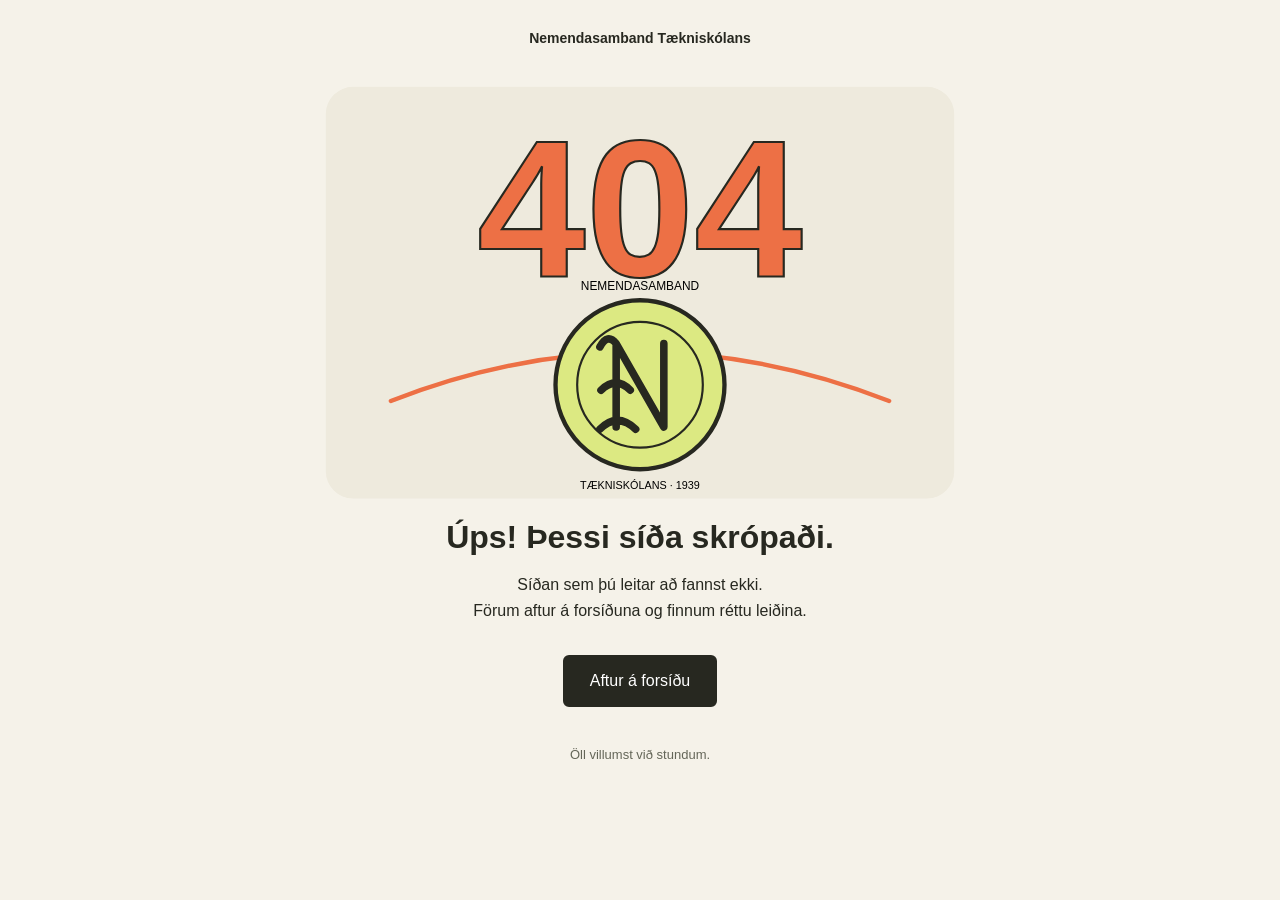
<file: Verkefni 1/index.html>
<!DOCTYPE html>
<html lang="is">
<head>
    <meta charset="UTF-8">
    <meta name="viewport" content="width=device-width, initial-scale=1.0">
    <title>404 - Nemendasamband Tækniskólans</title>
    <style>
        * { box-sizing: border-box; }

        body {
            margin: 0;
            padding: 30px 20px;
            background-color: #f5f2e9;
            color: #272820;
            font-family: Arial, sans-serif;
            text-align: center;
        }

        header { font-size: 14px; font-weight: bold; }
        main { max-width: 650px; margin: 30px auto; }
        h1 { margin: 10px 0; font-size: 32px; }
        p { line-height: 1.6; }
        footer { margin-top: 40px; color: #646658; font-size: 13px; }

        .hnappur {
            display: inline-block;
            margin-top: 15px;
            padding: 15px 25px;
            border: 2px solid #272820;
            border-radius: 6px;
            background-color: #272820;
            color: white;
            text-decoration: none;
            transition: background-color 0.3s, color 0.3s, transform 0.3s;
        }

        .hnappur:hover {
            background-color: #dce982;
            color: #272820;
            transform: translateY(-4px);
        }

        a:focus-visible {
            outline: 3px solid #ed7045;
            outline-offset: 5px;
        }

       
        svg { display: block; width: 100%; height: auto; }

        .tolur {
            font-size: 180px;
            font-weight: bold;
            fill: #ed7045;
            stroke: #272820;
            stroke-width: 2px;
        }

        
        .lina {
            fill: none;
            stroke: #ed7045;
            stroke-width: 4px;
            stroke-linecap: round;
            stroke-dasharray: 100;
            stroke-dashoffset: 0;
            animation: teikna 2s ease-in-out;
        }

        @keyframes teikna {
            from { stroke-dashoffset: 100; }
            to   { stroke-dashoffset: 0; }
        }

        
        .svif { animation: svifa 3s ease-in-out 2s; }

        @keyframes svifa {
            0%   { transform: translateY(0); }
            50%  { transform: translateY(-18px); }
            100% { transform: translateY(0); }
        }


        .merki {
            transform-origin: 300px 285px;
            transition: transform 0.4s ease-in-out;
        }

        svg:hover .merki { transform: rotate(10deg); }


        @media (prefers-reduced-motion: reduce) {
            .lina, .svif { animation: none; }
            .merki, .hnappur {
                transition: none;
                transform: none !important;
            }
        }
    </style>
</head>
<body>
    <header>Nemendasamband Tækniskólans</header>
    <main>
        
        <svg viewBox="0 0 600 400" role="img" aria-labelledby="titill lysing">
            <title id="titill">404 og merki nemendasambandsins</title>
            <desc id="lysing">Appelsínugult 404 og merki NST í hring.</desc>

            
            <rect x="10" y="10" width="580" height="380" rx="25" fill="#eeeadd" />

            
            <text class="tolur" x="300" y="185" text-anchor="middle">404</text>

            <!-- M byrjar í (70,300). Q sveigir um (300,210)
                 og endar í (530,300). -->
            <path class="lina" pathLength="100" d="M 70 300 Q 300 210 530 300" />

            <!-- g = hópur. Öll formin í hópnum hreyfast saman.
                 Ytri hópurinn svífur, sá innri snýst við hover. -->
            <g class="svif">
                <g class="merki">
                    <circle cx="300" cy="285" r="78" fill="#dce982" stroke="#272820" stroke-width="4" />
                    <circle cx="300" cy="285" r="58" fill="none" stroke="#272820" stroke-width="2" />

                    <!-- N í NST merkinu M = færa penna, L = bein lína, Q = sveigja-->
                    <path d="M 278 324 L 278 247 Q 270 237 263 250
                             M 278 247 L 322 324 L 322 247
                             M 264 290 Q 278 277 291 290
                             M 263 326 Q 279 310 296 326"
                          fill="none" stroke="#272820" stroke-width="7"
                          stroke-linecap="round" stroke-linejoin="round" />

                    <text x="300" y="198" text-anchor="middle" font-size="11">NEMENDASAMBAND</text>
                    <text x="300" y="381" text-anchor="middle" font-size="10">TÆKNISKÓLANS · 1939</text>
                </g>
            </g>
        </svg>

        <h1>Úps! Þessi síða skrópaði.</h1>
        <p>Síðan sem þú leitar að fannst ekki.<br>
           Förum aftur á forsíðuna og finnum réttu leiðina.</p>
        <a class="hnappur" href="https://nst.is/">Aftur á forsíðu</a>
    </main>
    <footer>Öll villumst við stundum.</footer>
</body>

</html>
</file>
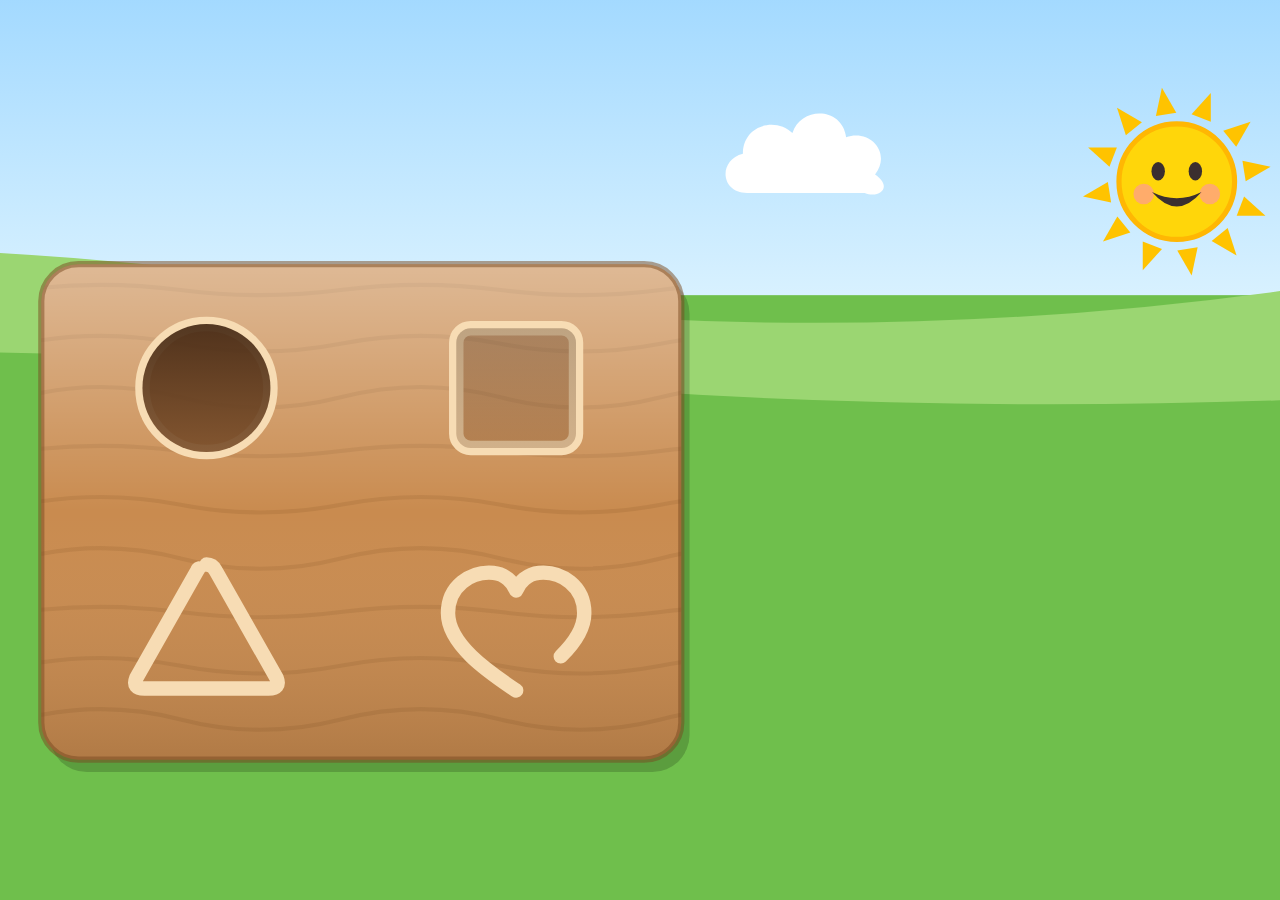
<file: Verkefni 2/index.html>
<!DOCTYPE html>
<html lang="is">
<head>
  <meta charset="UTF-8">
  <meta name="viewport" content="width=device-width, initial-scale=1, maximum-scale=1, user-scalable=no, viewport-fit=cover">
  <meta name="apple-mobile-web-app-capable" content="yes">
  <title>Trépúsl</title>
  <link rel="icon" href="img/icon.svg" type="image/svg+xml">
  <link rel="stylesheet" href="css/style.css">
</head>
<body>

<!-- viewBox er breytt í main.js eftir því hvort skjárinn er uppréttur eða á hlið -->
<svg id="leikur" viewBox="0 0 700 1000" preserveAspectRatio="xMidYMid meet">

  <defs>
    <linearGradient id="himinn" gradientUnits="userSpaceOnUse" x1="0" y1="-300" x2="0" y2="260">
      <stop offset="0" stop-color="#7cc8ff"/>
      <stop offset="1" stop-color="#e3f6ff"/>
    </linearGradient>
    <linearGradient id="glans" x1="0" y1="0" x2="0" y2="1">
      <stop offset="0" stop-color="#fff" stop-opacity=".4"/>
      <stop offset=".5" stop-color="#fff" stop-opacity="0"/>
      <stop offset="1" stop-color="#000" stop-opacity=".12"/>
    </linearGradient>
    <linearGradient id="gat-litur" x1="0" y1="0" x2="0" y2="1">
      <stop offset="0" stop-color="#3f230f"/>
      <stop offset="1" stop-color="#7a4e2a"/>
    </linearGradient>

    <clipPath id="bord-klipp"><rect x="40" y="170" width="620" height="480" rx="36"/></clipPath>

    <!-- formin eru teiknuð í kringum 0,0 svo bitarnir snúist um miðjuna -->
    <circle id="form-hringur" r="62"/>
    <rect id="form-ferningur" x="-58" y="-58" width="116" height="116" rx="14"/>
    <path id="form-thrihyrningur" d="M0 -64 Q6 -64 9 -58 L68 46 Q72 56 60 56 L-60 56 Q-72 56 -68 46 L-9 -58 Q-6 -64 0 -64 Z"/>
    <path id="form-hjarta" d="M0 58 C-22 43 -66 15 -66 -17 C-66 -43 -44 -58 -22 -56 C-11 -55 -3 -47 0 -39 C3 -47 11 -55 22 -56 C44 -58 66 -43 66 -17 C66 15 22 43 0 58 Z"/>

    <g id="andlit">
      <circle cx="-19" cy="-6" r="8" fill="#fff"/>
      <circle cx="19"  cy="-6" r="8" fill="#fff"/>
      <circle cx="-17" cy="-5" r="4.5" fill="#3b2f2f"/>
      <circle cx="21"  cy="-5" r="4.5" fill="#3b2f2f"/>
      <circle cx="-15" cy="-7.5" r="1.6" fill="#fff"/>
      <circle cx="23"  cy="-7.5" r="1.6" fill="#fff"/>
      <circle cx="-30" cy="10" r="7" fill="#fff" opacity=".3"/>
      <circle cx="30"  cy="10" r="7" fill="#fff" opacity=".3"/>
      <path d="M-14 12 Q0 26 14 12" fill="none" stroke="#3b2f2f" stroke-width="5" stroke-linecap="round"/>
    </g>

    <path id="geisli" d="M-10 -66 L0 -92 L10 -66 Z"/>

    <polygon id="stjarna" points="0,-20 5.3,-7.3 19,-6.2 8.6,2.8 11.8,16.2 0,9 -11.8,16.2 -8.6,2.8 -19,-6.2 -5.3,-7.3"/>
  </defs>

  <!-- bakgrunnur, hafður stærri en viewBox svo það séu ekki tómar rendur á hliðunum -->
  <rect x="-2000" y="-2000" width="5500" height="2200" fill="url(#himinn)"/>
  <path class="haed-aftur" d="M-1000 230 Q-300 100 300 190 T1500 150 T2500 180 V3000 H-1000 Z"/>
  <path class="haed-fram" d="M-1000 300 Q-200 220 450 280 T1800 260 T2800 280 V3000 H-1000 Z"/>

  <g id="sky">
    <path id="sky-form" d="M-58 26 C-84 26 -86 -6 -62 -12 C-62 -40 -30 -48 -14 -32 C-6 -58 34 -58 38 -28 C62 -36 82 -12 66 8 C84 20 70 32 56 26 Z"/>
  </g>

  <g id="sol">
    <!-- teiknast upp á 2 sek þegar haldið er á sólinni (byrja upp á nýtt) -->
    <circle id="tima-hringur" class="fingurhringur" r="100"/>
    <g id="sol-innri">
      <g id="geislar">
        <use href="#geisli"/>
        <use href="#geisli" transform="rotate(30)"/>
        <use href="#geisli" transform="rotate(60)"/>
        <use href="#geisli" transform="rotate(90)"/>
        <use href="#geisli" transform="rotate(120)"/>
        <use href="#geisli" transform="rotate(150)"/>
        <use href="#geisli" transform="rotate(180)"/>
        <use href="#geisli" transform="rotate(210)"/>
        <use href="#geisli" transform="rotate(240)"/>
        <use href="#geisli" transform="rotate(270)"/>
        <use href="#geisli" transform="rotate(300)"/>
        <use href="#geisli" transform="rotate(330)"/>
      </g>
      <circle class="sol-hringur" r="56"/>
      <circle cx="-32" cy="12" r="10" fill="#ff8fab" opacity=".6"/>
      <circle cx="32"  cy="12" r="10" fill="#ff8fab" opacity=".6"/>
      <g id="augu">
        <ellipse cx="-18" cy="-10" rx="6.5" ry="9" fill="#3b2f2f"/>
        <ellipse cx="18"  cy="-10" rx="6.5" ry="9" fill="#3b2f2f"/>
      </g>
      <path id="munnur" fill="#3b2f2f" d="M-24 10 Q0 38 24 10 Q0 22 -24 10 Z"/>
    </g>
  </g>

  <!-- form fyrir morphTo -->
  <g visibility="hidden">
    <path id="bros" d="M-24 10 Q0 38 24 10 Q0 22 -24 10 Z"/>
    <path id="hissa" d="M-10 20 Q-10 8 0 8 Q10 8 10 20 Q10 34 0 34 Q-10 34 -10 20 Z"/>
    <path id="storbros" d="M-30 6 Q0 54 30 6 Q0 14 -30 6 Z"/>
    <path id="sky-venjulegt" d="M-58 26 C-84 26 -86 -6 -62 -12 C-62 -40 -30 -48 -14 -32 C-6 -58 34 -58 38 -28 C62 -36 82 -12 66 8 C84 20 70 32 56 26 Z"/>
    <path id="sky-hjarta" d="M0 52 C-24 36 -66 10 -66 -18 C-66 -44 -40 -58 -20 -54 C-10 -52 -4 -44 0 -36 C4 -44 10 -52 20 -54 C40 -58 66 -44 66 -18 C66 10 24 36 0 52 Z"/>
  </g>

  <!-- borðið -->
  <rect class="bord-skuggi" x="48" y="182" width="620" height="480" rx="36"/>
  <rect class="bord" x="40" y="170" width="620" height="480" rx="36"/>
  <g class="aedar" clip-path="url(#bord-klipp)">
    <path d="M20 195 q78 -10 155 0 t155 0 t155 0 t155 0 t155 0"/>
    <path d="M20 247 q78 -15 155 0 t155 0 t155 0 t155 0 t155 0"/>
    <path d="M20 299 q78 -20 155 0 t155 0 t155 0 t155 0 t155 0"/>
    <path d="M20 351 q78 -10 155 0 t155 0 t155 0 t155 0 t155 0"/>
    <path d="M20 403 q78 -15 155 0 t155 0 t155 0 t155 0 t155 0"/>
    <path d="M20 455 q78 -20 155 0 t155 0 t155 0 t155 0 t155 0"/>
    <path d="M20 507 q78 -10 155 0 t155 0 t155 0 t155 0 t155 0"/>
    <path d="M20 559 q78 -15 155 0 t155 0 t155 0 t155 0 t155 0"/>
    <path d="M20 611 q78 -20 155 0 t155 0 t155 0 t155 0 t155 0"/>
  </g>
  <rect class="bord-ljos" x="40" y="170" width="620" height="480" rx="36"/>

  <!-- mótin. útlínan er ekki <use> því createDrawable virkar ekki á það -->
  <g class="mot" id="mot-hringur" data-x="200" data-y="290">
    <circle class="utlina" r="62"/>
    <use class="gat" href="#form-hringur"/>
  </g>
  <g class="mot" id="mot-ferningur" data-x="500" data-y="290">
    <rect class="utlina" x="-58" y="-58" width="116" height="116" rx="14"/>
    <use class="gat" href="#form-ferningur"/>
  </g>
  <g class="mot" id="mot-thrihyrningur" data-x="200" data-y="525">
    <path class="utlina" d="M0 -64 Q6 -64 9 -58 L68 46 Q72 56 60 56 L-60 56 Q-72 56 -68 46 L-9 -58 Q-6 -64 0 -64 Z"/>
    <use class="gat" href="#form-thrihyrningur"/>
  </g>
  <g class="mot" id="mot-hjarta" data-x="500" data-y="525">
    <path class="utlina" d="M0 58 C-22 43 -66 15 -66 -17 C-66 -43 -44 -58 -22 -56 C-11 -55 -3 -47 0 -39 C3 -47 11 -55 22 -56 C44 -58 66 -43 66 -17 C66 15 22 43 0 58 Z"/>
    <use class="gat" href="#form-hjarta"/>
  </g>

  <!-- bitarnir. x/y er staðsetning þegar skjárinn er uppréttur, lx/ly þegar hann er á hlið -->
  <g id="bitar">
    <g class="bit snyst" data-mot="mot-hjarta" data-snuningur="270"
       data-x="200" data-y="770" data-lx="830" data-ly="290">
      <circle class="snertiflotur" r="82"/>
      <use class="hjarta" href="#form-hjarta"/>
      <use class="glans" href="#form-hjarta"/>
      <use href="#andlit" transform="translate(0 -4) scale(0.85)"/>
    </g>
    <g class="bit" data-mot="mot-hringur" data-snuningur="0"
       data-x="500" data-y="770" data-lx="1080" data-ly="290">
      <circle class="snertiflotur" r="82"/>
      <use class="hringur" href="#form-hringur"/>
      <use class="glans" href="#form-hringur"/>
      <use href="#andlit"/>
    </g>
    <g class="bit snyst" data-mot="mot-thrihyrningur" data-snuningur="180"
       data-x="200" data-y="925" data-lx="830" data-ly="530">
      <circle class="snertiflotur" r="82"/>
      <use class="thrihyrningur" href="#form-thrihyrningur"/>
      <use class="glans" href="#form-thrihyrningur"/>
      <use href="#andlit" transform="translate(0 18) scale(0.75)"/>
    </g>
    <g class="bit" data-mot="mot-ferningur" data-snuningur="0"
       data-x="500" data-y="925" data-lx="1080" data-ly="530">
      <circle class="snertiflotur" r="82"/>
      <use class="ferningur" href="#form-ferningur"/>
      <use class="glans" href="#form-ferningur"/>
      <use href="#andlit"/>
    </g>
  </g>

  <g id="ahrif"></g>

  <!-- býflugan flýgur eftir #leid þegar allt er komið -->
  <path id="leid" fill="none" d="M-80 700 C150 250 480 900 380 430 C330 200 650 230 1300 120"/>
  <g id="byfluga">
    <ellipse class="vaengur" cx="-6" cy="-22" rx="15" ry="21"/>
    <ellipse class="vaengur" cx="10" cy="-20" rx="12" ry="17"/>
    <ellipse rx="32" ry="23" fill="#ffd60a" stroke="#3b2f2f" stroke-width="4"/>
    <path d="M-10 -21 Q-16 0 -10 21 M6 -23 Q0 0 6 23" stroke="#3b2f2f" stroke-width="8" fill="none"/>
    <path d="M-32 0 L-44 -6 L-44 6 Z" fill="#3b2f2f"/>
    <circle cx="22" cy="-6" r="5" fill="#3b2f2f"/>
    <path d="M16 8 Q22 14 28 8" stroke="#3b2f2f" stroke-width="3" fill="none"/>
  </g>

  <!-- höndin sem sýnir hvernig á að spila. fingurgómurinn er í 0,0 -->
  <g id="hond">
    <use id="draugur" class="hringur" href="#form-hringur"/>
    <circle id="hond-hringur" class="fingurhringur" r="50"/>
    <g id="hond-innri">
      <rect x="-14" y="40" width="64" height="62" rx="20"/>
      <ellipse cx="-14" cy="70" rx="12" ry="22" transform="rotate(-25 -14 70)"/>
      <rect x="-11" y="0" width="22" height="66" rx="11"/>
    </g>
  </g>

  <g transform="translate(350 410)">
    <g id="or">
      <circle r="78" fill="#43aa8b" stroke="#fff" stroke-width="10"/>
      <path d="M36 -14 H-8 V-44 L-50 0 L-8 44 V14 H36 Z" fill="#fff" stroke="#fff" stroke-width="6" stroke-linejoin="round"/>
    </g>
  </g>
</svg>

<script type="module" src="js/main.js"></script>
</body>
</html>
</file>
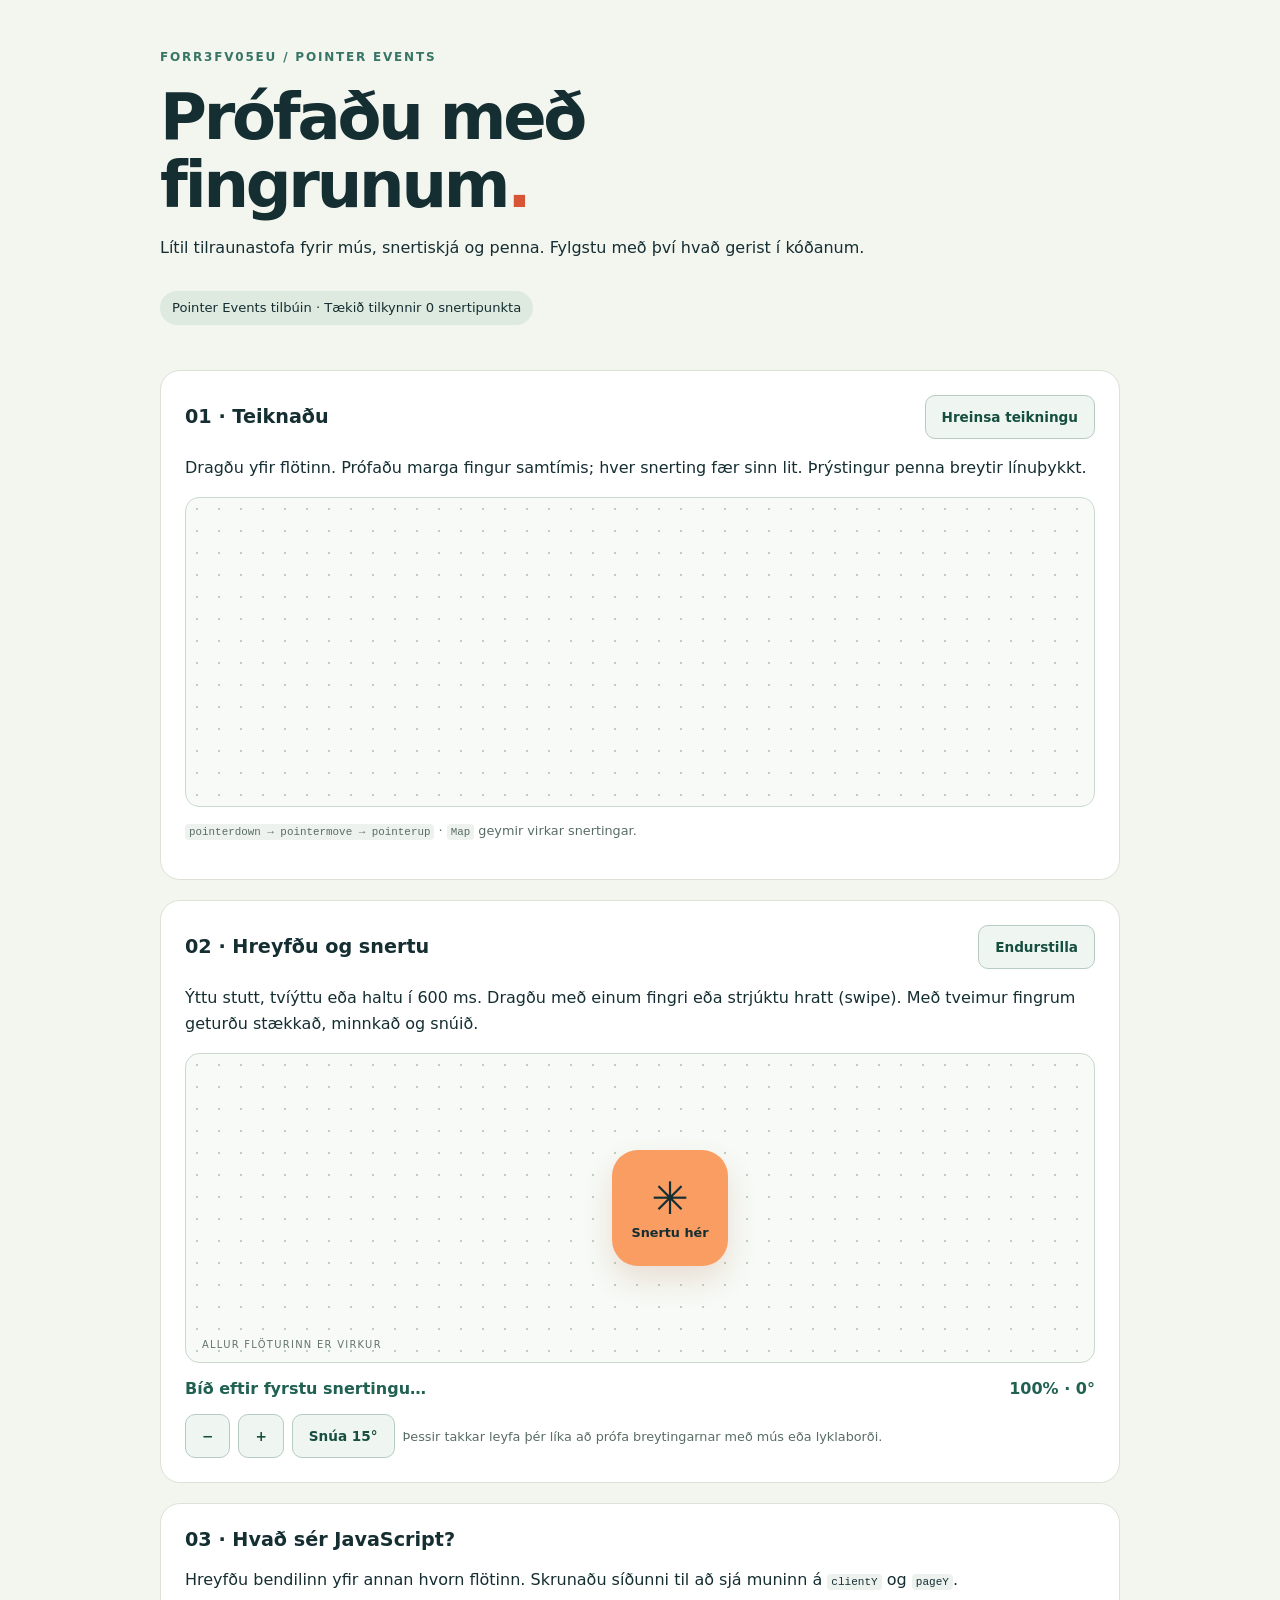
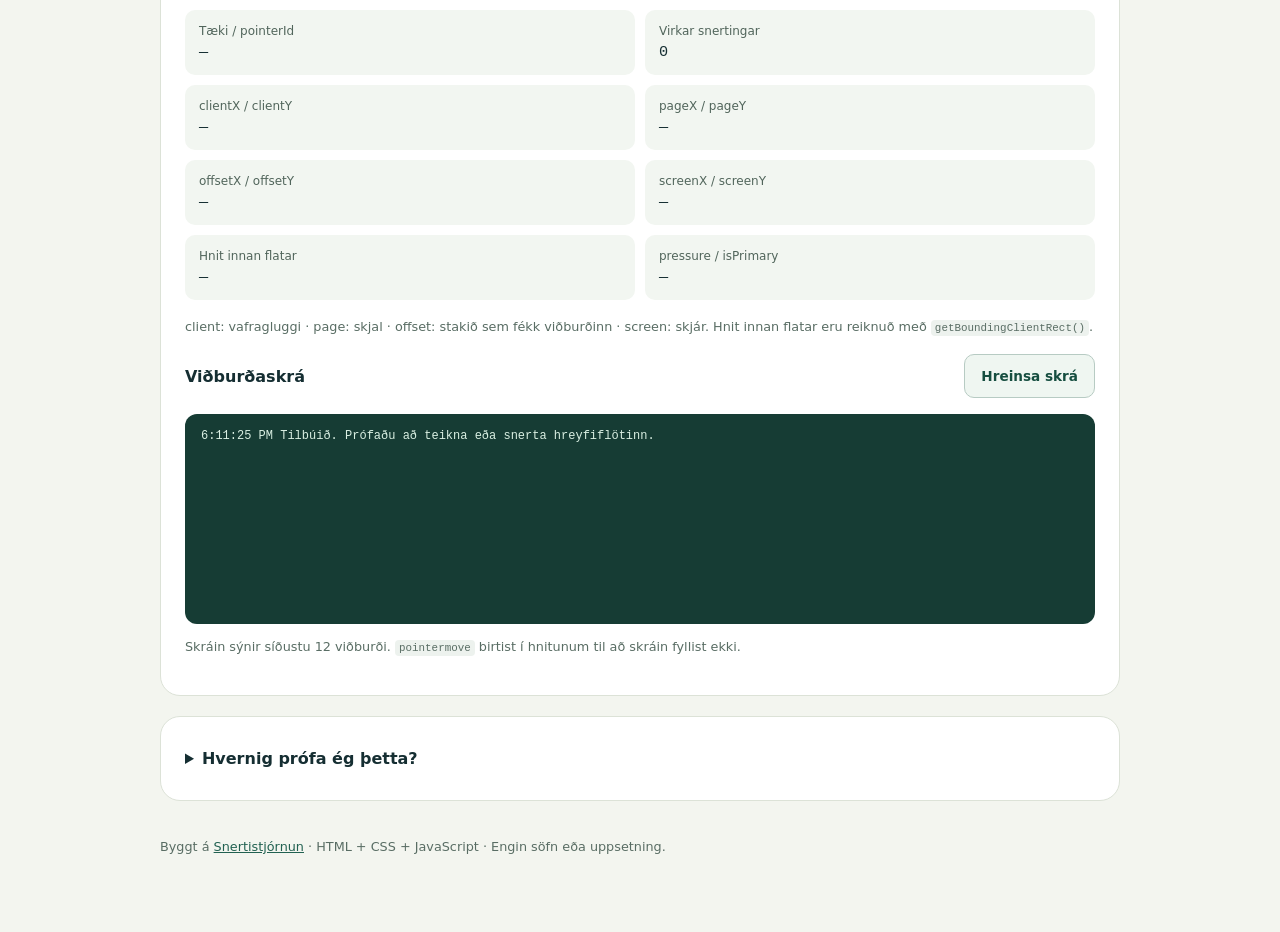
<file: æfingar fyrir öll verkefni/Touch Events/index.html>
<!doctype html>
<html lang="is">
<head>
  <meta charset="UTF-8">
  <meta name="viewport" content="width=device-width, initial-scale=1">
  <title>Snertistjórnun · Tilraunastofa</title>
  <link rel="stylesheet" href="style.css">
  <script src="script.js" defer></script>
</head>
<body>
  <main>
    <header>
      <p class="eyebrow">FORR3FV05EU / POINTER EVENTS</p>
      <h1>Prófaðu með fingrunum<span>.</span></h1>
      <p>Lítil tilraunastofa fyrir mús, snertiskjá og penna. Fylgstu með því hvað gerist í kóðanum.</p>
      <p id="support" class="badge"></p>
    </header>

    <section class="panel">
      <div class="heading"><h2>01 · Teiknaðu</h2><button id="clear">Hreinsa teikningu</button></div>
      <p>Dragðu yfir flötinn. Prófaðu marga fingur samtímis; hver snerting fær sinn lit. Þrýstingur penna breytir línuþykkt.</p>
      <canvas id="drawing" aria-label="Teikniflötur fyrir mús, fingur eða penna">Vafrinn þarf að styðja canvas.</canvas>
      <p class="caption"><code>pointerdown → pointermove → pointerup</code> · <code>Map</code> geymir virkar snertingar.</p>
    </section>

    <section class="panel">
      <div class="heading"><h2>02 · Hreyfðu og snertu</h2><button id="reset">Endurstilla</button></div>
      <p>Ýttu stutt, tvíýttu eða haltu í 600 ms. Dragðu með einum fingri eða strjúktu hratt (swipe). Með tveimur fingrum geturðu stækkað, minnkað og snúið.</p>
      <div id="playground" aria-label="Tilraunaflötur fyrir snertihreyfingar">
        <div id="tile"><span>✳</span><strong>Snertu hér</strong></div>
        <span class="surface-label">ALLUR FLÖTURINN ER VIRKUR</span>
      </div>
      <div class="feedback"><output id="gesture" aria-live="polite">Bíð eftir fyrstu snertingu…</output><span id="transform">100% · 0°</span></div>
      <div class="controls">
        <button id="smaller" aria-label="Minnka">−</button><button id="larger" aria-label="Stækka">+</button><button id="rotate">Snúa 15°</button>
        <span>Þessir takkar leyfa þér líka að prófa breytingarnar með mús eða lyklaborði.</span>
      </div>
    </section>

    <section class="panel">
      <h2>03 · Hvað sér JavaScript?</h2>
      <p>Hreyfðu bendilinn yfir annan hvorn flötinn. Skrunaðu síðunni til að sjá muninn á <code>clientY</code> og <code>pageY</code>.</p>
      <dl class="stats">
        <div><dt>Tæki / pointerId</dt><dd id="device">—</dd></div>
        <div><dt>Virkar snertingar</dt><dd id="count">0</dd></div>
        <div><dt>clientX / clientY</dt><dd id="client">—</dd></div>
        <div><dt>pageX / pageY</dt><dd id="page">—</dd></div>
        <div><dt>offsetX / offsetY</dt><dd id="offset">—</dd></div>
        <div><dt>screenX / screenY</dt><dd id="screen">—</dd></div>
        <div><dt>Hnit innan flatar</dt><dd id="local">—</dd></div>
        <div><dt>pressure / isPrimary</dt><dd id="pressure">—</dd></div>
      </dl>
      <p class="caption">client: vafragluggi · page: skjal · offset: stakið sem fékk viðburðinn · screen: skjár. Hnit innan flatar eru reiknuð með <code>getBoundingClientRect()</code>.</p>
      <div class="heading"><h3>Viðburðaskrá</h3><button id="clear-log">Hreinsa skrá</button></div>
      <ol id="log" aria-label="Síðustu viðburðir"></ol>
      <p class="caption">Skráin sýnir síðustu 12 viðburði. <code>pointermove</code> birtist í hnitunum til að skráin fyllist ekki.</p>
    </section>

    <details class="panel">
      <summary>Hvernig prófa ég þetta?</summary>
      <ol class="instructions">
        <li><b>Í tölvu:</b> Opnaðu index.html í vafra. Notaðu mús til að teikna, draga, tvísmella og halda inni.</li>
        <li><b>Hermdur snertiskjár:</b> Opnaðu Developer Tools (F12), kveiktu á device toolbar og veldu síma. Prófaðu eins fingurs hreyfingar.</li>
        <li><b>Í síma:</b> Opnaðu möppuna í VS Code, ræstu Live Server á porti 5500 og notaðu VS Code Port Forwarding. Opnaðu áframsenda slóð í símanum og skráðu þig inn ef beðið er um það.</li>
        <li><b>Multitouch:</b> Prófaðu tveggja fingra stækkun og snúning á raunverulegum snertiskjá. Mús ein og sér sendir ekki tvær samtímis snertingar.</li>
      </ol>
      <p>Í script.js eru skýringar við <code>Map</code>, <code>setPointerCapture()</code>, hnit og hreyfingar. CSS-reglan <code>touch-action: none</code> á prófunarflötunum leyfir demóinu að sjá um snertihreyfingar. Þú getur skrunað síðunni utan þeirra.</p>
    </details>
    <footer>Byggt á <a href="https://github.com/GunnarThorunnarson/FORR3FV05EU/wiki/Snertistjornun">Snertistjórnun</a> · HTML + CSS + JavaScript · Engin söfn eða uppsetning.</footer>
  </main>
</body>
</html>
</file>
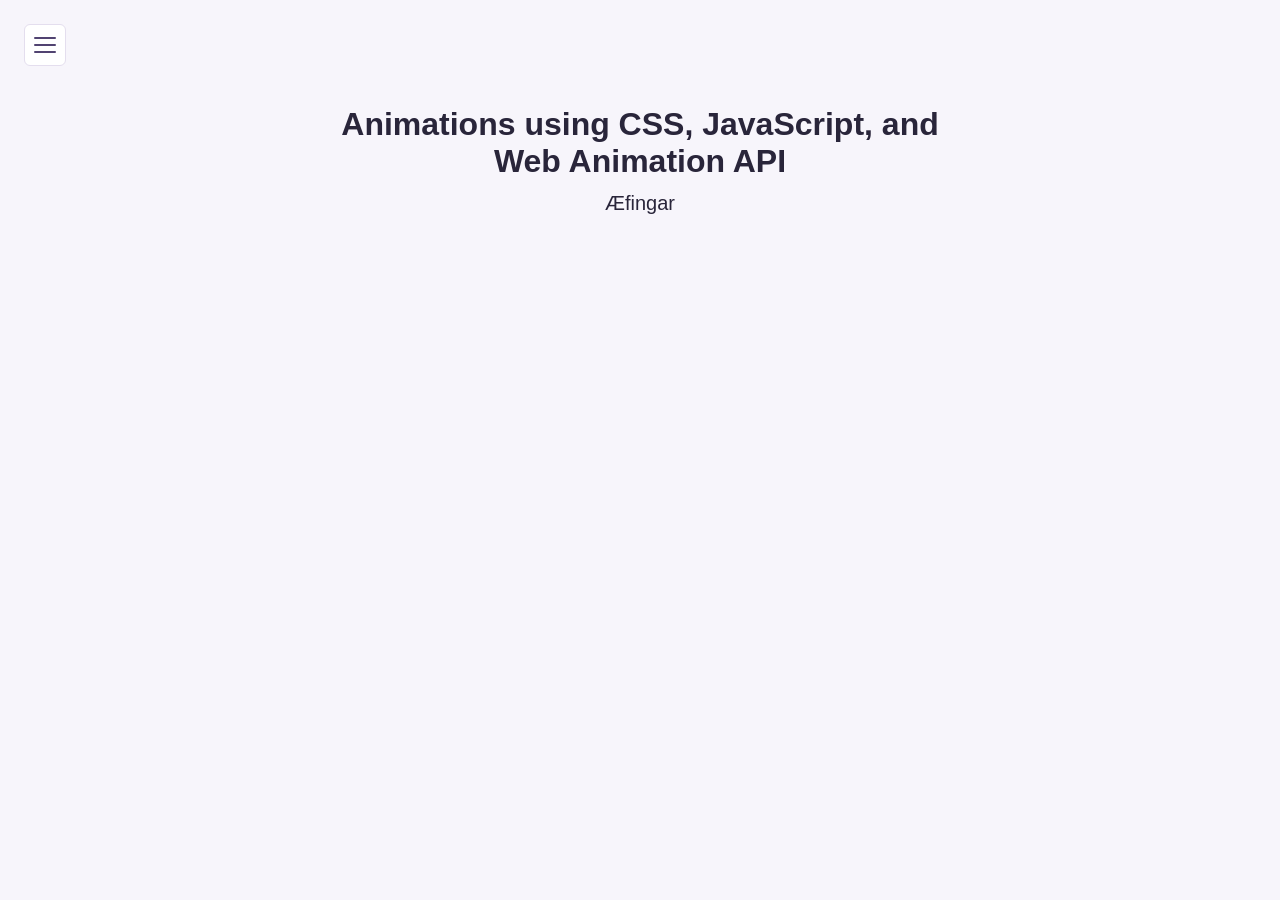
<file: æfingar fyrir öll verkefni/Web animation API æfingar/index.html>
<!DOCTYPE html>
<html lang="en">

<head>
    <link rel="stylesheet" href="styles.css">
    <meta charset="UTF-8">
    <meta name="viewport" content="width=device-width, initial-scale=1.0">
    <meta name="theme-color" content="#f7f5fb">
    <title>Web Animation API</title>
    <script src="animationJS.js" defer></script>
</head>
<body>
    <button class="menu-toggle" id="menuToggle" type="button" aria-label="Open exercises menu"
                aria-expanded="false" aria-controls="myLinks">
                <span></span>
                <span></span>
                <span></span>
            </button>
    <main class="page">
        <header class="page-header">
            <h1 class="heading">Animations using CSS, JavaScript, and Web Animation API</h1>
            <h2 class="texti">Æfingar</h2>
            
        </header>
        <nav id="myLinks" hidden aria-label="Animation exercises">
            <ul class="exercise-list">
                <li><a class="takkinn-minn">Css animation</a></li>
                <li><a class="takkinn-minn">Css animation</a></li>
                <li><a class="javascript-animation">JavaScript animation</a></li>
                <li><a class="javascript-animation">JavaScript animation</a></li>
                <li><a class="webanimapi">Web Animation API</a></li>
                <li><a class="webanimapi">Web Animation API</a></li>
            </ul>
        </nav>
    </main>
</body>
</html>
</file>
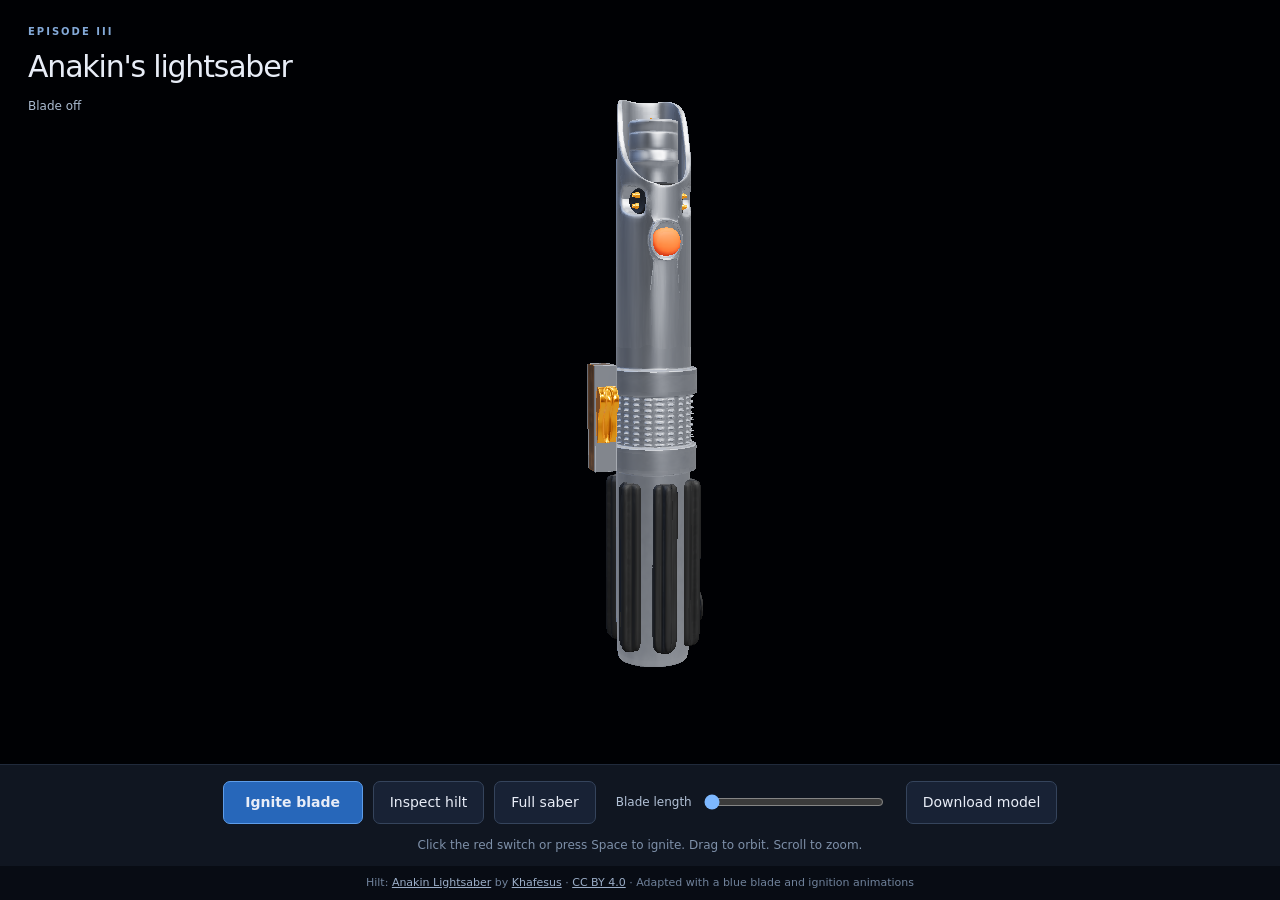
<file: æfingar fyrir öll verkefni/three.js æfingar/æfing 2/index.html>
<!doctype html>
<html lang="en">
<head>
	<meta charset="utf-8">
	<meta name="viewport" content="width=device-width, initial-scale=1">
	<title>Anakin's Lightsaber</title>
	<style>
		* { box-sizing: border-box; }
		html, body { width: 100%; height: 100%; margin: 0; }
		body { display: flex; flex-direction: column; overflow: hidden; background: #080c14; color: #e8edf7; font: 14px/1.5 system-ui, sans-serif; }
		#scene-container { position: relative; flex: 1; min-height: 0; }
		canvas { display: block; width: 100%; height: 100%; touch-action: none; }
		.title { position: absolute; top: 24px; left: 28px; pointer-events: none; z-index: 1; }
		.eyebrow { margin: 0 0 5px; color: #83a9d8; font-size: 10px; font-weight: 650; letter-spacing: .2em; text-transform: uppercase; }
		h1 { margin: 0; font-size: clamp(20px, 3vw, 30px); font-weight: 500; letter-spacing: -.04em; }
		#blade-status { display: block; margin-top: 8px; color: #aabbd0; font-size: 12px; }
		.toolbar { flex-shrink: 0; padding: 16px 24px 12px; border-top: 1px solid #202a3b; background: #101621; }
		.control-row { display: flex; align-items: center; justify-content: center; gap: 10px; flex-wrap: wrap; }
		button, .download-link { padding: 10px 16px; border: 1px solid #35445c; border-radius: 7px; background: #182235; color: #e8edf7; font: inherit; cursor: pointer; text-decoration: none; }
		button:hover, .download-link:hover { border-color: #83b5ff; }
		button:focus-visible, a:focus-visible, input:focus-visible { outline: 3px solid #9ec8ff; outline-offset: 3px; }
		button:disabled { opacity: .45; cursor: wait; }
		#power-button { min-width: 140px; background: #2767ba; border-color: #5e9de9; font-weight: 600; }
		#power-button[aria-pressed="true"] { background: #1d3a61; }
		.length-control { display: flex; gap: 10px; align-items: center; margin: 0 10px; color: #b2c1d6; font-size: 12px; }
		input[type="range"] { width: clamp(100px, 15vw, 180px); accent-color: #7db8ff; cursor: pointer; }
		.help { margin: 12px 0 0; color: #7e90a9; text-align: center; font-size: 12px; }
		.credit { flex-shrink: 0; padding: 9px 20px; color: #70829b; font-size: 11px; text-align: center; }
		.credit a { color: #9baec8; }
		@media (max-width: 620px) { .title { top: 16px; left: 18px; } .toolbar { padding: 12px; } button, .download-link { padding: 9px 11px; font-size: 12px; } .length-control { width: 100%; justify-content: center; margin: 4px 0 0; order: 2; } input[type="range"] { width: 170px; } .help { font-size: 10px; } }
	</style>
	<script type="importmap">
		{"imports":{"three":"./public/vendor/three/build/three.module.js","three/addons/":"./public/vendor/three/examples/jsm/"}}
	</script>
</head>
<body>
	<main id="scene-container">
		<div class="title">
			<p class="eyebrow">Episode III</p>
			<h1>Anakin's lightsaber</h1>
			<span id="blade-status" role="status">Loading lightsaber...</span>
		</div>
	</main>
	<div class="toolbar">
		<div class="control-row">
			<button id="power-button" type="button" aria-pressed="false" disabled>Loading...</button>
			<button id="hilt-view" type="button" disabled>Inspect hilt</button>
			<button id="full-view" type="button" disabled>Full saber</button>
			<label class="length-control">Blade length <input id="blade-length" type="range" min="0" max="100" value="0" aria-label="Blade length" disabled></label>
			<a class="download-link" href="./public/anakin-episode3-animated.glb" download>Download model</a>
		</div>
		<p class="help">Click the red switch or press Space to ignite. Drag to orbit. Scroll to zoom.</p>
	</div>
	<aside class="credit">
		Hilt: <a href="https://sketchfab.com/3d-models/anakin-lightsaber-8d248183c9ae4a5e904862db0db83dc7" target="_blank" rel="noopener noreferrer">Anakin Lightsaber</a>
		by <a href="https://sketchfab.com/Khafesus" target="_blank" rel="noopener noreferrer">Khafesus</a> &middot;
		<a href="https://creativecommons.org/licenses/by/4.0/" target="_blank" rel="noopener noreferrer">CC BY 4.0</a> &middot; Adapted with a blue blade and ignition animations
	</aside>
	<script type="module" src="./script.js"></script>
</body>
</html>
</file>
<file: Verkefni 2/css/style.css>
html, body {
  margin: 0;
  height: 100%;
  overflow: hidden;
  background: #6fbf4c;
  overscroll-behavior: none;
}

#leikur {
  display: block;
  width: 100vw;
  height: 100dvh;
  /* annars skrunar/þysjar vafrinn og sendir pointercancel í miðjum drætti */
  touch-action: none;
  user-select: none;
  -webkit-user-select: none;
  -webkit-touch-callout: none;
  -webkit-tap-highlight-color: transparent;
}

/* bakgrunnur */
.haed-aftur { fill: #9bd672; }
.haed-fram { fill: #6fbf4c; }
#sky-form { fill: #fff; }
.sol-hringur { fill: #ffd60a; stroke: #ffb703; stroke-width: 5; }
#geislar { fill: #ffc300; }
#augu { transform-box: fill-box; transform-origin: center; }

#sol { transform: translate(590px, 90px); }
#sky { transform: translate(330px, 80px); }

@media (orientation: landscape) {
  #sol { transform: translate(1140px, 90px); }
  #sky { transform: translate(800px, 75px); }
}

/* borð og mót */
.bord { fill: #c98b4f; }
.bord-skuggi { fill: #000; opacity: .18; }
.bord-ljos { fill: url(#glans); stroke: #7a4a20; stroke-opacity: .5; stroke-width: 6; }
.aedar path { fill: none; stroke: #8a5a2b; stroke-opacity: .2; stroke-width: 4; stroke-linecap: round; }

.gat { fill: url(#gat-litur); }
.utlina {
  fill: none;
  stroke: #f7dcb4;
  stroke-width: 14;
  stroke-linejoin: round;
  stroke-linecap: round;
}

/* bitar */
.bit {
  cursor: grab;
  filter: drop-shadow(5px 8px 0 rgba(43, 26, 14, .3));
}
.bit.lyftur { filter: drop-shadow(14px 24px 4px rgba(43, 26, 14, .3)); }
.bit.kominn { filter: none; cursor: default; }

.snertiflotur { fill: transparent; }

.hringur, .ferningur, .thrihyrningur, .hjarta {
  stroke-width: 7;
  stroke-linejoin: round;
}
.hringur { fill: #e63946; stroke: #a4161a; }
.ferningur { fill: #3a86ff; stroke: #1f5fcc; }
.thrihyrningur { fill: #ffbe0b; stroke: #c98f00; }
.hjarta { fill: #ff70a6; stroke: #c94f7f; }
.glans { fill: url(#glans); }

#ahrif, #byfluga, #or, #hond, #tima-hringur, use { pointer-events: none; }
#byfluga, #or, #hond { opacity: 0; }

#hond-innri rect, #hond-innri ellipse { fill: #ffd7b5; stroke: #3b2f2f; stroke-width: 4; }
#draugur { opacity: 0; }

#tima-hringur {
  fill: none;
  stroke: #fff;
  stroke-width: 10;
  stroke-linecap: round;
}
.vaengur { fill: #e0f4ff; stroke: #8ecae6; stroke-width: 3; opacity: .9; }

.fingurhringur {
  fill: none;
  stroke: #fff;
  stroke-width: 12;
  stroke-linecap: round;
}
.slepphringur {
  fill: none;
  stroke: #ffe066;
  stroke-width: 8;
}
.stjarna { fill: #ffd60a; stroke: #fff; stroke-width: 2; }
</file>
<file: æfingar fyrir öll verkefni/Touch Events/style.css>
:root { color-scheme: light; font-family: system-ui, sans-serif; color: #152e32; background: #f3f5ef; }
* { box-sizing: border-box; }
body { margin: 0; }
main { width: min(960px, 100% - 32px); margin: 48px auto; }
header { margin-bottom: 32px; max-width: 760px; }
.eyebrow { letter-spacing: .15em; font-size: .75rem; font-weight: 800; color: #387566; }
h1 { font-size: clamp(2.3rem, 6vw, 4rem); line-height: 1.06; letter-spacing: -.05em; margin: 16px 0; }
h1 span { color: #d75437; }
h2 { font-size: 1.2rem; margin: 0; }
h3 { font-size: 1rem; }
p { line-height: 1.65; }
.badge { display: inline-block; padding: 6px 12px; border-radius: 30px; background: #deeadf; font-size: .82rem; }
.panel { background: #fff; padding: 24px; margin: 20px 0; border: 1px solid #dce2d7; border-radius: 20px; }
.heading { display: flex; align-items: center; justify-content: space-between; gap: 12px; flex-wrap: wrap; }
button { min-height: 44px; padding: 10px 16px; border: 1px solid #b7cbc3; background: #eff6f1; color: #164e40; border-radius: 10px; cursor: pointer; font: inherit; font-size: .85rem; font-weight: 650; }
button:hover { background: #dcece2; }
button:focus-visible, summary:focus-visible { outline: 3px solid #e17b3e; outline-offset: 3px; }
#drawing, #playground { display: block; width: 100%; height: 310px; border: 1px solid #c9d9d0; border-radius: 14px; background-color: #f7faf6; background-image: radial-gradient(#bfcec4 1px, transparent 1px); background-size: 22px 22px; touch-action: none; user-select: none; -webkit-user-select: none; }
#drawing { cursor: crosshair; }
#playground { position: relative; overflow: hidden; cursor: grab; }
#playground:active { cursor: grabbing; }
#tile { position: absolute; left: 50%; top: 50%; width: 116px; height: 116px; margin: -58px; display: grid; place-content: center; gap: 4px; text-align: center; border-radius: 26px; background: #fa9d63; box-shadow: 0 14px 30px #99401626; pointer-events: none; }
#tile span { font-size: 2.8rem; line-height: 1; }
#tile strong { font-size: .8rem; }
.surface-label { position: absolute; bottom: 12px; left: 16px; font-size: .62rem; letter-spacing: .13em; color: #63756b; pointer-events: none; }
.feedback { display: flex; flex-wrap: wrap; justify-content: space-between; gap: 8px; margin-top: 16px; font-weight: 700; color: #216151; }
#transform { font-variant-numeric: tabular-nums; }
.controls { display: flex; flex-wrap: wrap; align-items: center; gap: 8px; margin-top: 16px; }
.controls span, .caption { font-size: .8rem; color: #596d64; line-height: 1.65; }
.controls span { flex: 1 1 220px; }
code { font-size: .85em; background: #edf2ee; border-radius: 4px; padding: 2px 4px; overflow-wrap: anywhere; }
.stats { display: grid; grid-template-columns: repeat(2, minmax(0, 1fr)); gap: 10px; }
.stats div { padding: 14px; background: #f2f6f1; border-radius: 10px; }
dt { font-size: .75rem; color: #51655b; }
dd { margin: 5px 0 0; font-family: ui-monospace, monospace; font-size: .95rem; overflow-wrap: anywhere; }
#log { height: 210px; overflow: auto; background: #163c34; color: #d9efe2; border-radius: 12px; padding: 12px 16px; list-style: none; font: .75rem/1.8 ui-monospace, monospace; }
summary { cursor: pointer; font-weight: 700; padding: 8px 0; }
.instructions { padding-left: 22px; line-height: 1.8; }
.instructions li { margin: 10px 0; }
footer { padding: 14px 0 28px; font-size: .8rem; color: #596d64; line-height: 1.8; }
a { color: #216151; }
@media (max-width: 540px) { main { margin-top: 28px; } .panel { padding: 16px; } #drawing, #playground { height: 280px; } .stats { gap: 6px; } .stats div { padding: 10px; } }
</file>
<file: æfingar fyrir öll verkefni/Web animation API æfingar/styles.css>
body {
    margin: 0;
    padding: 24px;
    background-color: #f7f5fb;
    color: #29253a;
    font-family: Arial, sans-serif;
}

.page {
    max-width: 760px;
    margin: 40px auto;
}

.page-header {
    position: relative;
    padding: 0 52px;
    text-align: center;
}

.heading {
    margin-bottom: 12px;
    animation: rainbow-text 7s linear infinite;
    font-size: 32px;
    text-align: center;
}

.texti {
    margin: 0 0 32px;
    animation: rainbow-text 6s linear infinite reverse;
    font-size: 20px;
    font-weight: normal;
    text-align: center;
}

@keyframes rainbow-text {
    0% { color: red; }
    14% { color: orange; }
    28% { color: #d5b900; }
    42% { color: green; }
    57% { color: blue; }
    71% { color: indigo; }
    85% { color: violet; }
    100% { color: red; }
}

.menu-toggle {
    display: inline-flex;
    flex-direction: column;
    justify-content: center;
    gap: 5px;
    width: 42px;
    height: 42px;
    padding: 9px;
    border: 1px solid #e4deee;
    border-radius: 6px;
    background: #fff;
    cursor: pointer;
}

.menu-toggle:hover {
    background: #f0ebf7;
}

.menu-toggle:focus-visible {
    outline: 3px solid #b5a7d1;
    outline-offset: 2px;
}

.menu-toggle span {
    display: block;
    width: 100%;
    height: 2px;
    border-radius: 2px;
    background: #514371;
}

.exercise-list {
    max-width: 440px;
    margin: 0 auto;
    padding: 0;
    list-style: none;
}

.exercise-list li {
    margin: 10px 0;
}

.exercise-list a {
    display: block;
    padding: 13px 16px;
    border: 1px solid #e4deee;
    border-radius: 6px;
    background-color: #fff;
    color: #514371;
    font-size: 17px;
    text-decoration: none;
    cursor: pointer;
    transition: background-color 160ms ease, border-color 160ms ease, color 160ms ease;
}

.exercise-list a:hover {
    border-color: #a99ac7;
    background-color: #f0ebf7;
    color: #382c55;
}

.exercise-list a:focus-visible {
    outline: 3px solid #b5a7d1;
    outline-offset: 2px;
}

.takkinn-minn {
    opacity: 0.5;
    transition: opacity 300ms linear, background-color 160ms ease, border-color 160ms ease, color 160ms ease;
}

.takkinn-minn:hover {
    opacity: 1;
}

@keyframes fade-in-keyframes {
    from {
        opacity: 0;
    }

    to {
        opacity: 1;
    }
}

.fade-in {
    animation: fade-in-keyframes 2s linear both;
}

@media (max-width: 480px) {
    body {
        padding: 16px;
    }

    .page {
        margin-top: 24px;
    }

    .heading {
        font-size: 27px;
    }

    .page-header {
        padding: 0 4px;
    }
}

@media (prefers-reduced-motion: reduce) {
    *,
    *::before,
    *::after {
        transition-duration: 0.01ms !important;
    }
}
</file>
